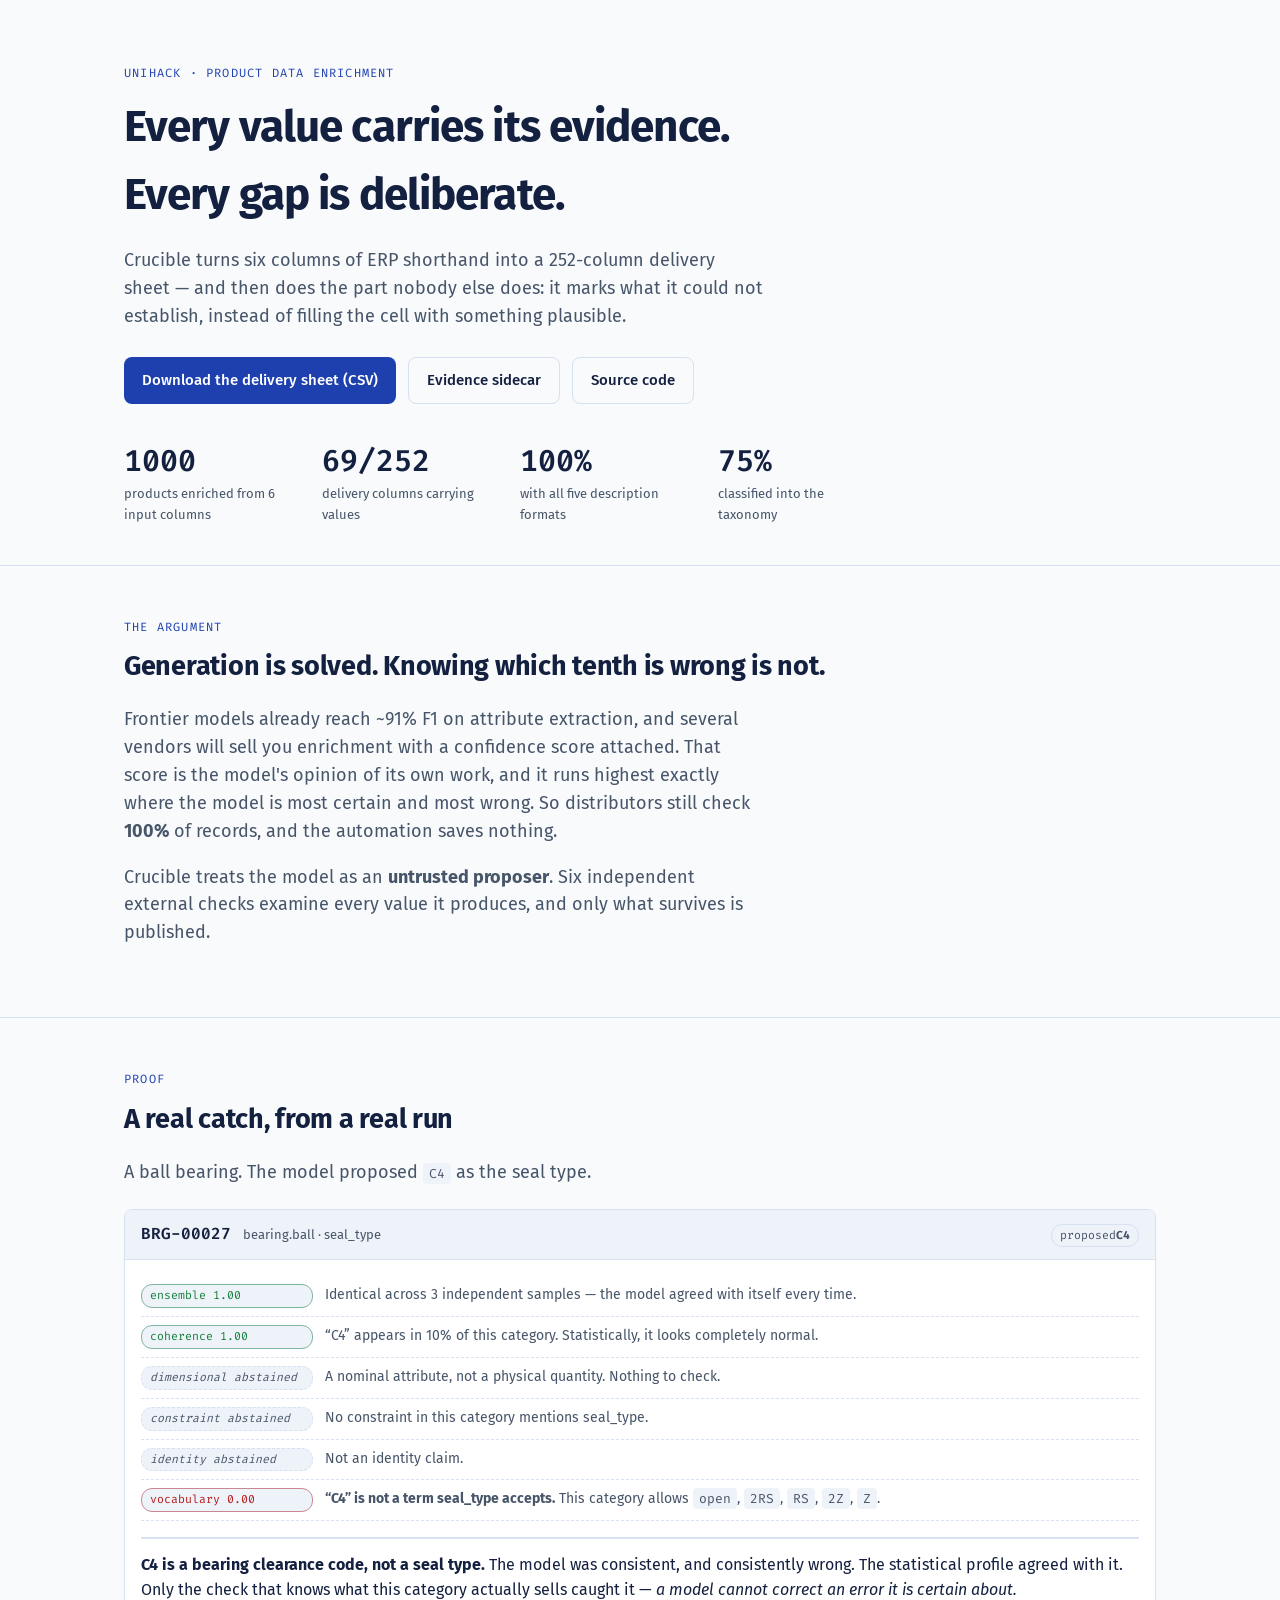
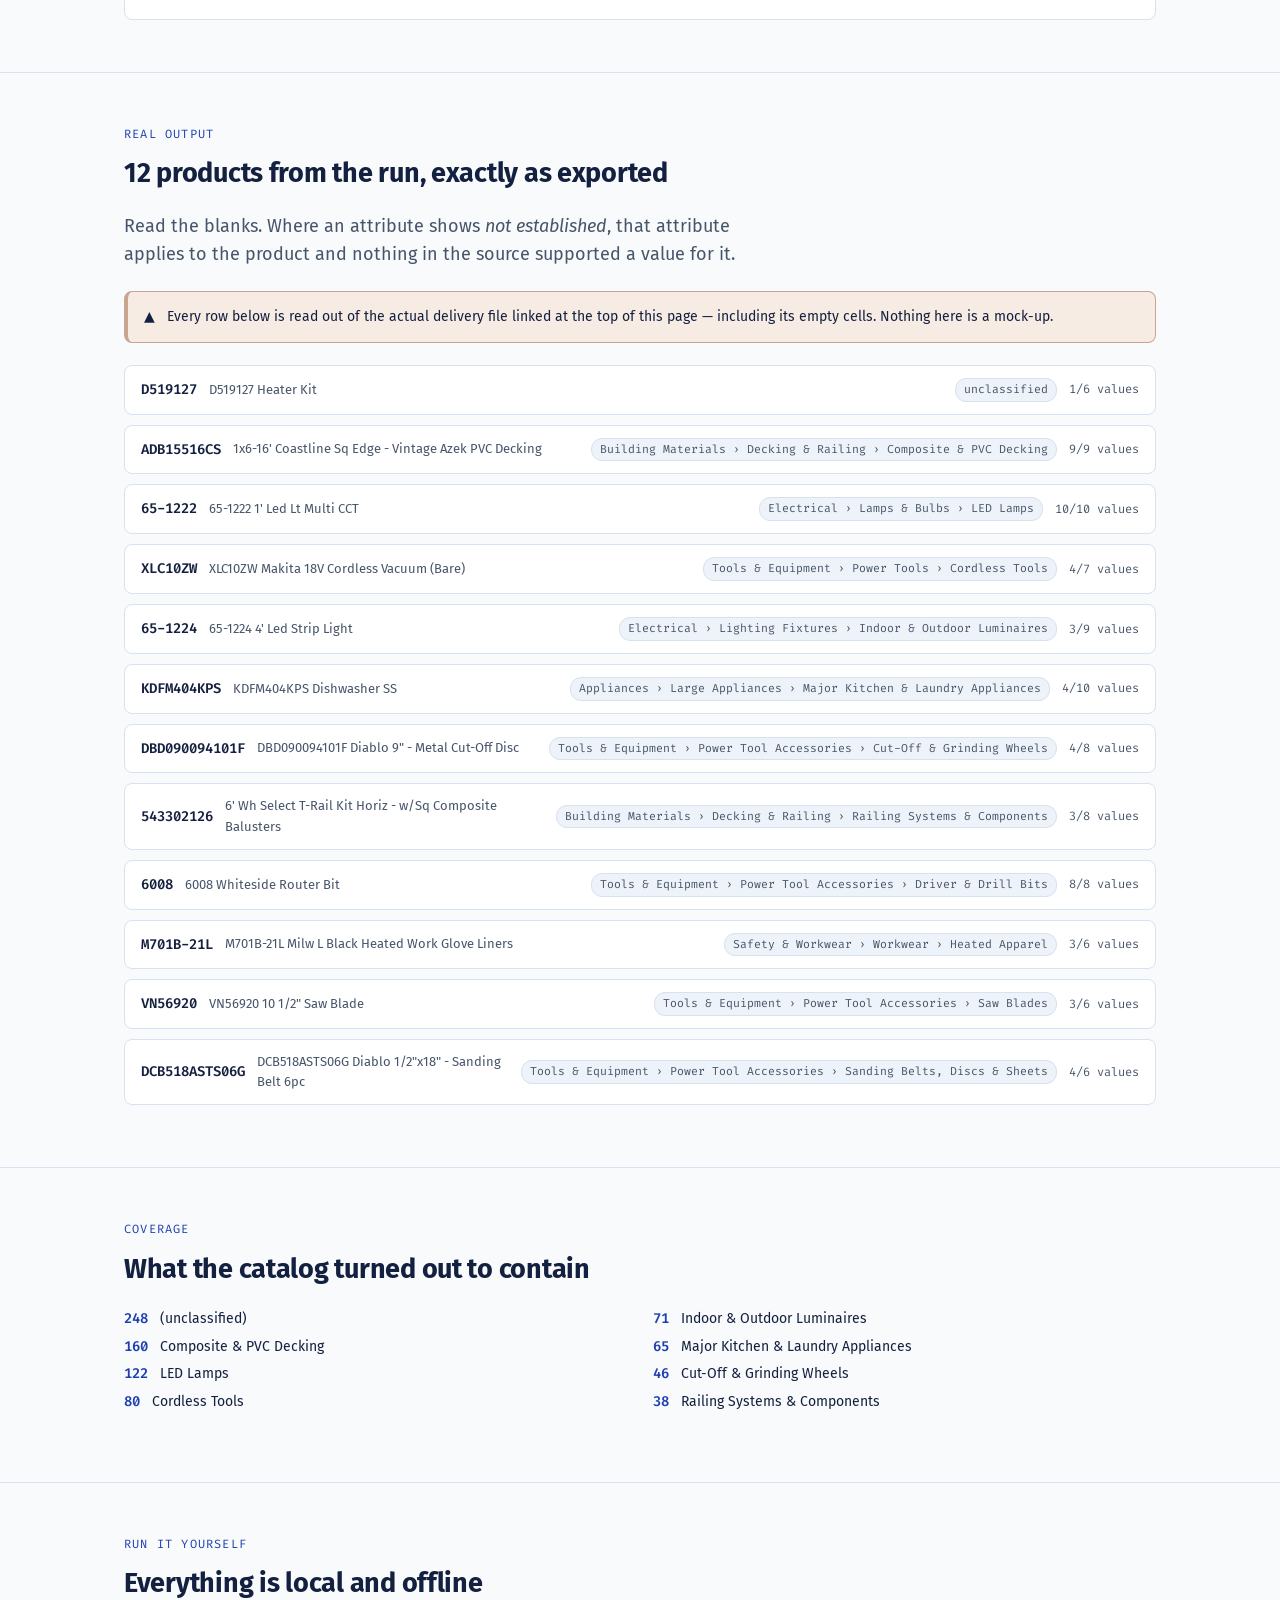
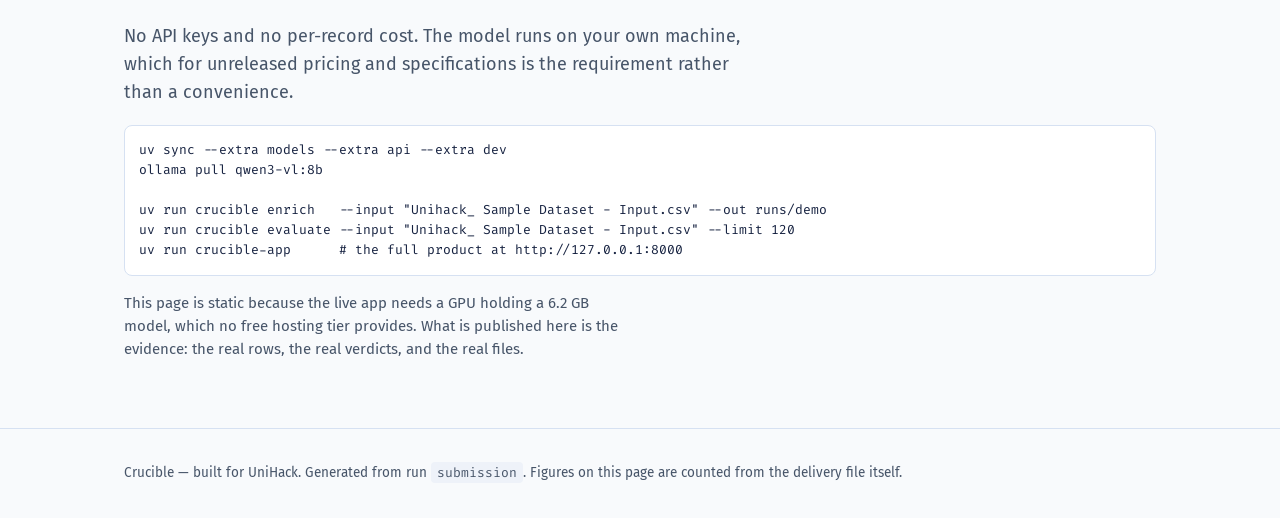
<file: docs/index.html>
<!doctype html>
<html lang="en">
<head>
<meta charset="utf-8" />
<meta name="viewport" content="width=device-width, initial-scale=1" />
<title>Crucible — certified product data</title>
<meta name="description" content="Six input columns to a 252-column delivery sheet, with evidence for every value and a stated reason for every gap." />
<link rel="preconnect" href="https://fonts.googleapis.com" />
<link rel="preconnect" href="https://fonts.gstatic.com" crossorigin />
<link href="https://fonts.googleapis.com/css2?family=Fira+Code:wght@400;500&family=Fira+Sans:wght@300;400;500;600;700&display=swap" rel="stylesheet" />
<style>
:root {
  --primary:#1e40af; --accent:#b45309; --bg:#f8fafc; --fg:#14203f; --card:#fff;
  --muted:#eef2f9; --muted-fg:#475569; --border:#d6e1f2; --ok:#15803d; --danger:#b91c1c;
  --sans:"Fira Sans",system-ui,sans-serif; --mono:"Fira Code",ui-monospace,monospace;
}
@media (prefers-color-scheme:dark) {
  :root { --primary:#60a5fa; --accent:#fbbf24; --bg:#0b1220; --fg:#e8eefc; --card:#131c31;
    --muted:#1a2438; --muted-fg:#9fb0cc; --border:#26334f; --ok:#4ade80; --danger:#f87171; }
}
*{box-sizing:border-box}
body{margin:0;background:var(--bg);color:var(--fg);font-family:var(--sans);line-height:1.55;-webkit-font-smoothing:antialiased}
.wrap{max-width:1080px;margin:0 auto;padding:0 24px}
h1{font-size:clamp(30px,5vw,44px);letter-spacing:-.02em;margin:0;text-wrap:balance}
h2{font-size:clamp(20px,3vw,27px);margin:0 0 12px;letter-spacing:-.01em}
.eyebrow{font-family:var(--mono);font-size:12px;letter-spacing:.1em;text-transform:uppercase;color:var(--primary);margin:0 0 10px}
.lede{font-size:18px;color:var(--muted-fg);max-width:64ch}
.mono{font-family:var(--mono)}
header{padding:64px 0 40px;border-bottom:1px solid var(--border)}
section{padding:52px 0;border-bottom:1px solid var(--border)}
.cta{display:flex;gap:12px;flex-wrap:wrap;margin-top:26px}
.btn{display:inline-flex;align-items:center;gap:8px;background:var(--primary);color:#fff;
  text-decoration:none;padding:11px 18px;border-radius:8px;font-weight:500;font-size:15px;min-height:44px}
.btn.ghost{background:transparent;color:var(--fg);border:1px solid var(--border)}
.figs{display:flex;gap:44px;flex-wrap:wrap;margin-top:34px}
.fig .n{font-family:var(--mono);font-size:30px;font-weight:600}
.fig .k{font-size:13px;color:var(--muted-fg);max-width:22ch}
.banner{display:flex;gap:12px;background:color-mix(in srgb,var(--accent) 11%,var(--card));
  border:1px solid color-mix(in srgb,var(--accent) 42%,var(--border));border-left-width:4px;
  padding:14px 16px;border-radius:8px;font-size:14px;margin:22px 0}
.proof{background:var(--card);border:1px solid var(--border);border-radius:8px;overflow:hidden}
.proof .h{padding:12px 16px;background:var(--muted);border-bottom:1px solid var(--border);
  display:flex;gap:12px;align-items:baseline;flex-wrap:wrap}
.proof .b{padding:16px}
.sig{display:grid;grid-template-columns:172px 1fr;gap:12px;padding:8px 0;
  border-bottom:1px dashed var(--border);font-size:14px;align-items:start}
.sig:last-child{border-bottom:0}
.sig .why{color:var(--muted-fg)}
.tag{display:inline-flex;font-family:var(--mono);font-size:11.5px;padding:2px 8px;border-radius:11px;
  border:1px solid var(--border);background:var(--muted);color:var(--muted-fg);white-space:nowrap}
.tag.pass{color:var(--ok);border-color:color-mix(in srgb,var(--ok) 45%,var(--border))}
.tag.fail{color:var(--danger);border-color:color-mix(in srgb,var(--danger) 45%,var(--border))}
.tag.abstain{border-style:dashed;font-style:italic}
.card{border:1px solid var(--border);border-radius:8px;background:var(--card);margin-bottom:10px}
.card summary{padding:12px 16px;cursor:pointer;display:flex;gap:12px;align-items:center;flex-wrap:wrap;list-style:none}
.card summary::-webkit-details-marker{display:none}
.card summary:hover{background:var(--muted)}
.card .sku{font-family:var(--mono);font-weight:600;font-size:14px}
.card .src{color:var(--muted-fg);font-size:13px;flex:1 1 240px}
.card .count{font-family:var(--mono);font-size:12px;color:var(--muted-fg)}
.card .body{padding:0 16px 16px}
.descs{margin-bottom:14px}
.desc{display:grid;grid-template-columns:74px 1fr 58px;gap:10px;padding:5px 0;font-size:13px;border-bottom:1px solid var(--border)}
.desc .k{color:var(--muted-fg);font-size:12px}
.desc .len{font-family:var(--mono);font-size:11px;color:var(--muted-fg);text-align:right}
table{width:100%;border-collapse:collapse;font-size:13px}
th,td{text-align:left;padding:6px 10px;border-bottom:1px solid var(--border)}
th{font-size:11px;text-transform:uppercase;letter-spacing:.05em;color:var(--muted-fg)}
.empty{color:var(--muted-fg);font-style:italic}
.empty::before{content:"— ";font-style:normal}
ul.classes{list-style:none;padding:0;columns:2;gap:26px;font-size:14px}
ul.classes li{padding:3px 0}
ul.classes .n{font-family:var(--mono);color:var(--primary);font-weight:600;margin-right:8px}
footer{padding:34px 0;color:var(--muted-fg);font-size:13.5px}
code{font-family:var(--mono);font-size:13px;background:var(--muted);padding:2px 6px;border-radius:4px}
pre{background:var(--card);border:1px solid var(--border);border-radius:8px;padding:14px;overflow-x:auto;font-family:var(--mono);font-size:13px}
@media (max-width:700px){ul.classes{columns:1} .sig{grid-template-columns:1fr}}
</style>
</head>
<body>

<header>
  <div class="wrap">
    <p class="eyebrow">UniHack · product data enrichment</p>
    <h1>Every value carries its evidence.<br />Every gap is deliberate.</h1>
    <p class="lede">
      Crucible turns six columns of ERP shorthand into a 252-column delivery sheet — and then
      does the part nobody else does: it marks what it could not establish, instead of filling
      the cell with something plausible.
    </p>
    <div class="cta">
      <a class="btn" href="delivery.csv" download>Download the delivery sheet (CSV)</a>
      <a class="btn ghost" href="evidence.csv" download>Evidence sidecar</a>
      <a class="btn ghost" href="https://github.com/Vishalk1604/CRUCIBLE">Source code</a>
    </div>
    <div class="figs">
      <div class="fig"><div class="n">1000</div><div class="k">products enriched from 6 input columns</div></div>
      <div class="fig"><div class="n">69/252</div><div class="k">delivery columns carrying values</div></div>
      <div class="fig"><div class="n">100%</div><div class="k">with all five description formats</div></div>
      <div class="fig"><div class="n">75%</div><div class="k">classified into the taxonomy</div></div>
    </div>
  </div>
</header>

<section>
  <div class="wrap">
    <p class="eyebrow">The argument</p>
    <h2>Generation is solved. Knowing which tenth is wrong is not.</h2>
    <p class="lede">
      Frontier models already reach ~91% F1 on attribute extraction, and several vendors will
      sell you enrichment with a confidence score attached. That score is the model's opinion of
      its own work, and it runs highest exactly where the model is most certain and most wrong.
      So distributors still check <strong>100%</strong> of records, and the automation saves nothing.
    </p>
    <p class="lede" style="margin-top:14px">
      Crucible treats the model as an <strong>untrusted proposer</strong>. Six independent external
      checks examine every value it produces, and only what survives is published.
    </p>
  </div>
</section>

<section>
  <div class="wrap">
    <p class="eyebrow">Proof</p>
    <h2>A real catch, from a real run</h2>
    <p class="lede">A ball bearing. The model proposed <code>C4</code> as the seal type.</p>
    <div class="proof" style="margin-top:22px">
      <div class="h"><span class="mono" style="font-weight:600">BRG-00027</span>
        <span style="color:var(--muted-fg);font-size:13px">bearing.ball · seal_type</span>
        <span style="flex:1"></span><span class="tag">proposed <strong>C4</strong></span></div>
      <div class="b">
        <div class="sig"><span class="tag pass">ensemble 1.00</span><span class="why">Identical across 3 independent samples — the model agreed with itself every time.</span></div>
        <div class="sig"><span class="tag pass">coherence 1.00</span><span class="why">“C4” appears in 10% of this category. Statistically, it looks completely normal.</span></div>
        <div class="sig"><span class="tag abstain">dimensional abstained</span><span class="why">A nominal attribute, not a physical quantity. Nothing to check.</span></div>
        <div class="sig"><span class="tag abstain">constraint abstained</span><span class="why">No constraint in this category mentions seal_type.</span></div>
        <div class="sig"><span class="tag abstain">identity abstained</span><span class="why">Not an identity claim.</span></div>
        <div class="sig"><span class="tag fail">vocabulary 0.00</span><span class="why"><strong>“C4” is not a term seal_type accepts.</strong> This category allows <code>open</code>, <code>2RS</code>, <code>RS</code>, <code>2Z</code>, <code>Z</code>.</span></div>
        <p style="margin:16px 0 0;padding-top:14px;border-top:2px solid var(--border)">
          <strong>C4 is a bearing clearance code, not a seal type.</strong> The model was consistent,
          and consistently wrong. The statistical profile agreed with it. Only the check that knows
          what this category actually sells caught it — <em>a model cannot correct an error it is
          certain about.</em>
        </p>
      </div>
    </div>
  </div>
</section>

<section>
  <div class="wrap">
    <p class="eyebrow">Real output</p>
    <h2>12 products from the run, exactly as exported</h2>
    <p class="lede">
      Read the blanks. Where an attribute shows <em>not established</em>, that attribute applies
      to the product and nothing in the source supported a value for it.
    </p>
    <div class="banner">
      <span aria-hidden="true">▲</span>
      <div>Every row below is read out of the actual delivery file linked at the top of this
      page — including its empty cells. Nothing here is a mock-up.</div>
    </div>
    <details class="card">
  <summary>
    <span class="sku">D519127</span>
    <span class="src">D519127 Heater Kit</span>
    <span class="tag">unclassified</span>
    <span class="count">1/6 values</span>
  </summary>
  <div class="body">
    <div class="descs"><div class="desc"><span class="k">Invoice</span><span class="v">HEATER KIT</span><span class="len">10 ch</span></div><div class="desc"><span class="k">Mobile</span><span class="v">V &amp; V Appliance Parts Inc, Heater Kit, D519127</span><span class="len">46 ch</span></div><div class="desc"><span class="k">Short</span><span class="v">D519127 Heater Kit</span><span class="len">18 ch</span></div><div class="desc"><span class="k">Retail</span><span class="v">Heater Kit</span><span class="len">10 ch</span></div></div>
    <table><thead><tr><th>Attribute</th><th>Value</th><th>Unit</th></tr></thead>
    <tbody><tr><td>Product Name</td><td class="mono">Heater Kit</td><td class="mono"></td></tr><tr><td>Brand</td><td class="empty" colspan="2">not established</td></tr><tr><td>Material</td><td class="empty" colspan="2">not established</td></tr><tr><td>Color</td><td class="empty" colspan="2">not established</td></tr><tr><td>Size</td><td class="empty" colspan="2">not established</td></tr><tr><td>Quantity</td><td class="empty" colspan="2">not established</td></tr></tbody></table>
  </div>
</details>
<details class="card">
  <summary>
    <span class="sku">ADB15516CS</span>
    <span class="src">1x6-16&#x27; Coastline Sq Edge - Vintage Azek PVC Decking</span>
    <span class="tag">Building Materials › Decking &amp; Railing › Composite &amp; PVC Decking</span>
    <span class="count">9/9 values</span>
  </summary>
  <div class="body">
    <div class="descs"><div class="desc"><span class="k">Invoice</span><span class="v">COMPOSITE DECKING 1IN 6IN 16FT PVC AZEK</span><span class="len">39 ch</span></div><div class="desc"><span class="k">Mobile</span><span class="v">Parksite TIMBERTECH, Composite Decking, ADB15516CS, 1 in Nominal Thickness</span><span class="len">74 ch</span></div><div class="desc"><span class="k">Short</span><span class="v">TIMBERTECH ADB15516CS Composite Decking, 1 in Nominal Thickness, 6 in Nominal Width, 16 ft Length, PVC</span><span class="len">102 ch</span></div><div class="desc"><span class="k">Retail</span><span class="v">Composite Decking, 1 in Nominal Thickness, 6 in Nominal Width, 16 ft Length, PVC, square edge Edge Profile, Vintage</span><span class="len">115 ch</span></div></div>
    <table><thead><tr><th>Attribute</th><th>Value</th><th>Unit</th></tr></thead>
    <tbody><tr><td>Nominal Thickness</td><td class="mono">1</td><td class="mono">in</td></tr><tr><td>Nominal Width</td><td class="mono">6</td><td class="mono">in</td></tr><tr><td>Length</td><td class="mono">16</td><td class="mono">ft</td></tr><tr><td>Material</td><td class="mono">PVC</td><td class="mono"></td></tr><tr><td>Edge Profile</td><td class="mono">square edge</td><td class="mono"></td></tr><tr><td>Color</td><td class="mono">Vintage</td><td class="mono"></td></tr><tr><td>Collection</td><td class="mono">Coastline</td><td class="mono"></td></tr><tr><td>Board Type</td><td class="mono">Azek</td><td class="mono"></td></tr><tr><td>Surface</td><td class="mono">Vintage</td><td class="mono"></td></tr></tbody></table>
  </div>
</details>
<details class="card">
  <summary>
    <span class="sku">65-1222</span>
    <span class="src">65-1222 1&#x27; Led Lt Multi CCT</span>
    <span class="tag">Electrical › Lamps &amp; Bulbs › LED Lamps</span>
    <span class="count">10/10 values</span>
  </summary>
  <div class="body">
    <div class="descs"><div class="desc"><span class="k">Invoice</span><span class="v">LED LAMP 65W 1222K 1FT LED LT MULTI CCT</span><span class="len">39 ch</span></div><div class="desc"><span class="k">Mobile</span><span class="v">Satco Prod Inc, LED Lamp, 65-1222, 65 W Wattage, 1222 K Color Temperature</span><span class="len">73 ch</span></div><div class="desc"><span class="k">Short</span><span class="v">65-1222 LED Lamp, 65 W Wattage, 1222 K Color Temperature, 1 ft Bulb Shape, Led Lt Base Type, Multi Light Output</span><span class="len">111 ch</span></div><div class="desc"><span class="k">Retail</span><span class="v">LED Lamp, 65 W Wattage, 1222 K Color Temperature, 1 ft Bulb Shape, Led Lt Base Type, Multi Light Output</span><span class="len">103 ch</span></div></div>
    <table><thead><tr><th>Attribute</th><th>Value</th><th>Unit</th></tr></thead>
    <tbody><tr><td>Wattage</td><td class="mono">65</td><td class="mono">W</td></tr><tr><td>Color Temperature</td><td class="mono">1222</td><td class="mono">K</td></tr><tr><td>Bulb Shape</td><td class="mono">1</td><td class="mono">ft</td></tr><tr><td>Base Type</td><td class="mono">Led Lt</td><td class="mono"></td></tr><tr><td>Light Output</td><td class="mono">Multi</td><td class="mono"></td></tr><tr><td>Voltage Rating</td><td class="mono">CCT</td><td class="mono"></td></tr><tr><td>Dimmable</td><td class="mono">Multi</td><td class="mono"></td></tr><tr><td>Color Rendering Index</td><td class="mono">CCT</td><td class="mono"></td></tr><tr><td>Rated Life</td><td class="mono">CCT</td><td class="mono"></td></tr><tr><td>Quantity</td><td class="mono">CCT</td><td class="mono"></td></tr></tbody></table>
  </div>
</details>
<details class="card">
  <summary>
    <span class="sku">XLC10ZW</span>
    <span class="src">XLC10ZW Makita 18V Cordless Vacuum (Bare)</span>
    <span class="tag">Tools &amp; Equipment › Power Tools › Cordless Tools</span>
    <span class="count">4/7 values</span>
  </summary>
  <div class="body">
    <div class="descs"><div class="desc"><span class="k">Invoice</span><span class="v">VACUUM 18V 18V LXT</span><span class="len">18 ch</span></div><div class="desc"><span class="k">Mobile</span><span class="v">Makita Usa Inc, Vacuum, XLC10ZW, 18 V Voltage, 18V LXT Battery Platform</span><span class="len">71 ch</span></div><div class="desc"><span class="k">Short</span><span class="v">XLC10ZW Vacuum, 18 V Voltage, 18V LXT Battery Platform, bare tool Configuration</span><span class="len">79 ch</span></div><div class="desc"><span class="k">Retail</span><span class="v">Vacuum, 18 V Voltage, 18V LXT Battery Platform, bare tool Configuration</span><span class="len">71 ch</span></div></div>
    <table><thead><tr><th>Attribute</th><th>Value</th><th>Unit</th></tr></thead>
    <tbody><tr><td>Tool Type</td><td class="mono">vacuum</td><td class="mono"></td></tr><tr><td>Voltage</td><td class="mono">18</td><td class="mono">V</td></tr><tr><td>Battery Platform</td><td class="mono">18V LXT</td><td class="mono"></td></tr><tr><td>Configuration</td><td class="mono">bare tool</td><td class="mono"></td></tr><tr><td>Drive Size</td><td class="empty" colspan="2">not established</td></tr><tr><td>No Load Speed</td><td class="empty" colspan="2">not established</td></tr><tr><td>Motor Type</td><td class="empty" colspan="2">not established</td></tr></tbody></table>
  </div>
</details>
<details class="card">
  <summary>
    <span class="sku">65-1224</span>
    <span class="src">65-1224 4&#x27; Led Strip Light</span>
    <span class="tag">Electrical › Lighting Fixtures › Indoor &amp; Outdoor Luminaires</span>
    <span class="count">3/9 values</span>
  </summary>
  <div class="body">
    <div class="descs"><div class="desc"><span class="k">Invoice</span><span class="v">LED STRIP 4FT</span><span class="len">13 ch</span></div><div class="desc"><span class="k">Mobile</span><span class="v">Satco, Led Strip, 65-1224, 4 ft Length, Strip Light Mounting Type</span><span class="len">65 ch</span></div><div class="desc"><span class="k">Short</span><span class="v">Satco 65-1224 Led Strip, 4 ft Length, Strip Light Mounting Type</span><span class="len">63 ch</span></div><div class="desc"><span class="k">Retail</span><span class="v">Led Strip, 4 ft Length, Strip Light Mounting Type</span><span class="len">49 ch</span></div></div>
    <table><thead><tr><th>Attribute</th><th>Value</th><th>Unit</th></tr></thead>
    <tbody><tr><td>Product Name</td><td class="mono">Led Strip</td><td class="mono"></td></tr><tr><td>Wattage</td><td class="empty" colspan="2">not established</td></tr><tr><td>Color Temperature</td><td class="empty" colspan="2">not established</td></tr><tr><td>Light Output</td><td class="empty" colspan="2">not established</td></tr><tr><td>Length</td><td class="mono">4</td><td class="mono">ft</td></tr><tr><td>Mounting Type</td><td class="mono">Strip Light</td><td class="mono"></td></tr><tr><td>Finish</td><td class="empty" colspan="2">not established</td></tr><tr><td>Location Rating</td><td class="empty" colspan="2">not established</td></tr><tr><td>Voltage Rating</td><td class="empty" colspan="2">not established</td></tr></tbody></table>
  </div>
</details>
<details class="card">
  <summary>
    <span class="sku">KDFM404KPS</span>
    <span class="src">KDFM404KPS Dishwasher SS</span>
    <span class="tag">Appliances › Large Appliances › Major Kitchen &amp; Laundry Appliances</span>
    <span class="count">4/10 values</span>
  </summary>
  <div class="body">
    <div class="descs"><div class="desc"><span class="k">Invoice</span><span class="v">DISHWASHER 404CF SST</span><span class="len">20 ch</span></div><div class="desc"><span class="k">Mobile</span><span class="v">Appliance Dealers Cooperative, Dishwasher, KPS, KDFM404KPS, 404 CF Capacity</span><span class="len">75 ch</span></div><div class="desc"><span class="k">Short</span><span class="v">KPS KDFM404KPS Dishwasher, 404 CF Capacity, stainless steel</span><span class="len">59 ch</span></div><div class="desc"><span class="k">Retail</span><span class="v">KPS Dishwasher, 404 CF Capacity, stainless steel</span><span class="len">48 ch</span></div></div>
    <table><thead><tr><th>Attribute</th><th>Value</th><th>Unit</th></tr></thead>
    <tbody><tr><td>Product Name</td><td class="mono">dishwasher</td><td class="mono"></td></tr><tr><td>Series</td><td class="mono">KPS</td><td class="mono"></td></tr><tr><td>Capacity</td><td class="mono">404</td><td class="mono">CF</td></tr><tr><td>Voltage Rating</td><td class="empty" colspan="2">not established</td></tr><tr><td>Amperage Rating</td><td class="empty" colspan="2">not established</td></tr><tr><td>Width</td><td class="empty" colspan="2">not established</td></tr><tr><td>Mounting Type</td><td class="empty" colspan="2">not established</td></tr><tr><td>Fuel Type</td><td class="empty" colspan="2">not established</td></tr><tr><td>Sound Level</td><td class="empty" colspan="2">not established</td></tr><tr><td>Color</td><td class="mono">stainless steel</td><td class="mono"></td></tr></tbody></table>
  </div>
</details>
<details class="card">
  <summary>
    <span class="sku">DBD090094101F</span>
    <span class="src">DBD090094101F Diablo 9&quot; - Metal Cut-Off Disc</span>
    <span class="tag">Tools &amp; Equipment › Power Tool Accessories › Cut-Off &amp; Grinding Wheels</span>
    <span class="count">4/8 values</span>
  </summary>
  <div class="body">
    <div class="descs"><div class="desc"><span class="k">Invoice</span><span class="v">CUT-OFF WHEEL 9IN METAL CUT-OFF 1</span><span class="len">33 ch</span></div><div class="desc"><span class="k">Mobile</span><span class="v">Freud Inc, Cut-Off Wheel, DBD090094101F, 9 in Diameter, metal Application</span><span class="len">73 ch</span></div><div class="desc"><span class="k">Short</span><span class="v">DBD090094101F Cut-Off Wheel, 9 in Diameter, metal Application, cut-off Wheel Type, 1 Quantity</span><span class="len">93 ch</span></div><div class="desc"><span class="k">Retail</span><span class="v">Cut-Off Wheel, 9 in Diameter, metal Application, cut-off Wheel Type, 1 Quantity</span><span class="len">79 ch</span></div></div>
    <table><thead><tr><th>Attribute</th><th>Value</th><th>Unit</th></tr></thead>
    <tbody><tr><td>Diameter</td><td class="mono">9</td><td class="mono">in</td></tr><tr><td>Thickness</td><td class="empty" colspan="2">not established</td></tr><tr><td>Arbor Size</td><td class="empty" colspan="2">not established</td></tr><tr><td>Application</td><td class="mono">metal</td><td class="mono"></td></tr><tr><td>Wheel Type</td><td class="mono">cut-off</td><td class="mono"></td></tr><tr><td>Abrasive</td><td class="empty" colspan="2">not established</td></tr><tr><td>Maximum Speed</td><td class="empty" colspan="2">not established</td></tr><tr><td>Quantity</td><td class="mono">1</td><td class="mono"></td></tr></tbody></table>
  </div>
</details>
<details class="card">
  <summary>
    <span class="sku">543302126</span>
    <span class="src">6&#x27; Wh Select T-Rail Kit Horiz - w/Sq Composite Balusters</span>
    <span class="tag">Building Materials › Decking &amp; Railing › Railing Systems &amp; Components</span>
    <span class="count">3/8 values</span>
  </summary>
  <div class="body">
    <div class="descs"><div class="desc"><span class="k">Invoice</span><span class="v">T-RAIL COMP KIT</span><span class="len">15 ch</span></div><div class="desc"><span class="k">Mobile</span><span class="v">U S Lumber TREX, T-Rail, 543302126, composite, kit Assembly</span><span class="len">59 ch</span></div><div class="desc"><span class="k">Short</span><span class="v">TREX 543302126 T-Rail, composite, kit Assembly</span><span class="len">46 ch</span></div><div class="desc"><span class="k">Retail</span><span class="v">T-Rail, composite, kit Assembly</span><span class="len">31 ch</span></div></div>
    <table><thead><tr><th>Attribute</th><th>Value</th><th>Unit</th></tr></thead>
    <tbody><tr><td>Product Name</td><td class="mono">T-Rail</td><td class="mono"></td></tr><tr><td>Length</td><td class="empty" colspan="2">not established</td></tr><tr><td>Height</td><td class="empty" colspan="2">not established</td></tr><tr><td>Material</td><td class="mono">composite</td><td class="mono"></td></tr><tr><td>Baluster Style</td><td class="empty" colspan="2">not established</td></tr><tr><td>Orientation</td><td class="empty" colspan="2">not established</td></tr><tr><td>Color</td><td class="empty" colspan="2">not established</td></tr><tr><td>Assembly</td><td class="mono">kit</td><td class="mono"></td></tr></tbody></table>
  </div>
</details>
<details class="card">
  <summary>
    <span class="sku">6008</span>
    <span class="src">6008 Whiteside Router Bit</span>
    <span class="tag">Tools &amp; Equipment › Power Tool Accessories › Driver &amp; Drill Bits</span>
    <span class="count">8/8 values</span>
  </summary>
  <div class="body">
    <div class="descs"><div class="desc"><span class="k">Invoice</span><span class="v">ROUTER BIT 6008 6008 6008IN 6008IN 6008</span><span class="len">39 ch</span></div><div class="desc"><span class="k">Mobile</span><span class="v">Whiteside Machine &amp; Repair Co, Router Bit, 6008, 6008 Drive Type</span><span class="len">64 ch</span></div><div class="desc"><span class="k">Short</span><span class="v">6008 Router Bit, 6008 Drive Type, 6008 Drive Size, 6008 in Length, 6008 in Shank Size, Whiteside, 6008 Impact Rated</span><span class="len">115 ch</span></div><div class="desc"><span class="k">Retail</span><span class="v">Router Bit, 6008 Drive Type, 6008 Drive Size, 6008 in Length, 6008 in Shank Size, Whiteside, 6008 Impact Rated</span><span class="len">110 ch</span></div></div>
    <table><thead><tr><th>Attribute</th><th>Value</th><th>Unit</th></tr></thead>
    <tbody><tr><td>Product Name</td><td class="mono">Router Bit</td><td class="mono"></td></tr><tr><td>Drive Type</td><td class="mono">6008</td><td class="mono"></td></tr><tr><td>Drive Size</td><td class="mono">6008</td><td class="mono"></td></tr><tr><td>Length</td><td class="mono">6008</td><td class="mono">in</td></tr><tr><td>Shank Size</td><td class="mono">6008</td><td class="mono">in</td></tr><tr><td>Material</td><td class="mono">Whiteside</td><td class="mono"></td></tr><tr><td>Impact Rated</td><td class="mono">6008</td><td class="mono"></td></tr><tr><td>Quantity</td><td class="mono">6008</td><td class="mono"></td></tr></tbody></table>
  </div>
</details>
<details class="card">
  <summary>
    <span class="sku">M701B-21L</span>
    <span class="src">M701B-21L Milw L Black Heated Work Glove Liners</span>
    <span class="tag">Safety &amp; Workwear › Workwear › Heated Apparel</span>
    <span class="count">3/6 values</span>
  </summary>
  <div class="body">
    <div class="descs"><div class="desc"><span class="k">Invoice</span><span class="v">HEATED WORK GLOVE LINERS BLK</span><span class="len">28 ch</span></div><div class="desc"><span class="k">Mobile</span><span class="v">Milwaukee Accessory Milw, Heated Work Glove Liners, M701B-21L</span><span class="len">61 ch</span></div><div class="desc"><span class="k">Short</span><span class="v">Milw M701B-21L Heated Work Glove Liners, Black</span><span class="len">46 ch</span></div><div class="desc"><span class="k">Retail</span><span class="v">Heated Work Glove Liners, Black</span><span class="len">31 ch</span></div></div>
    <table><thead><tr><th>Attribute</th><th>Value</th><th>Unit</th></tr></thead>
    <tbody><tr><td>Product Name</td><td class="mono">Heated Work Glove Liners</td><td class="mono"></td></tr><tr><td>Brand</td><td class="mono">Milw</td><td class="mono"></td></tr><tr><td>Material</td><td class="empty" colspan="2">not established</td></tr><tr><td>Color</td><td class="mono">Black</td><td class="mono"></td></tr><tr><td>Size</td><td class="empty" colspan="2">not established</td></tr><tr><td>Quantity</td><td class="empty" colspan="2">not established</td></tr></tbody></table>
  </div>
</details>
<details class="card">
  <summary>
    <span class="sku">VN56920</span>
    <span class="src">VN56920 10 1/2&quot; Saw Blade</span>
    <span class="tag">Tools &amp; Equipment › Power Tool Accessories › Saw Blades</span>
    <span class="count">3/6 values</span>
  </summary>
  <div class="body">
    <div class="descs"><div class="desc"><span class="k">Invoice</span><span class="v">SAW BLADE 10 1/2IN</span><span class="len">18 ch</span></div><div class="desc"><span class="k">Mobile</span><span class="v">Marshalltown Trowel VN56920, Saw Blade, VN56920, 10 1/2 in</span><span class="len">58 ch</span></div><div class="desc"><span class="k">Short</span><span class="v">VN56920 VN56920 Saw Blade, 10 1/2 in</span><span class="len">36 ch</span></div><div class="desc"><span class="k">Retail</span><span class="v">Saw Blade, 10 1/2 in</span><span class="len">20 ch</span></div></div>
    <table><thead><tr><th>Attribute</th><th>Value</th><th>Unit</th></tr></thead>
    <tbody><tr><td>Product Name</td><td class="mono">Saw Blade</td><td class="mono"></td></tr><tr><td>Brand</td><td class="mono">VN56920</td><td class="mono"></td></tr><tr><td>Material</td><td class="empty" colspan="2">not established</td></tr><tr><td>Color</td><td class="empty" colspan="2">not established</td></tr><tr><td>Size</td><td class="mono">10 1/2</td><td class="mono">in</td></tr><tr><td>Quantity</td><td class="empty" colspan="2">not established</td></tr></tbody></table>
  </div>
</details>
<details class="card">
  <summary>
    <span class="sku">DCB518ASTS06G</span>
    <span class="src">DCB518ASTS06G Diablo 1/2&quot;x18&quot; - Sanding Belt 6pc</span>
    <span class="tag">Tools &amp; Equipment › Power Tool Accessories › Sanding Belts, Discs &amp; Sheets</span>
    <span class="count">4/6 values</span>
  </summary>
  <div class="body">
    <div class="descs"><div class="desc"><span class="k">Invoice</span><span class="v">SANDING BELT 1/2&quot;X18&quot; 6PC</span><span class="len">25 ch</span></div><div class="desc"><span class="k">Mobile</span><span class="v">Freud Inc Diablo, Sanding Belt, DCB518ASTS06G, 1/2&quot;x18&quot;, 6pc Quantity</span><span class="len">69 ch</span></div><div class="desc"><span class="k">Short</span><span class="v">Diablo DCB518ASTS06G Sanding Belt, 1/2&quot;x18&quot;, 6pc Quantity</span><span class="len">57 ch</span></div><div class="desc"><span class="k">Retail</span><span class="v">Sanding Belt, 1/2&quot;x18&quot;, 6pc Quantity</span><span class="len">36 ch</span></div></div>
    <table><thead><tr><th>Attribute</th><th>Value</th><th>Unit</th></tr></thead>
    <tbody><tr><td>Product Name</td><td class="mono">Sanding Belt</td><td class="mono"></td></tr><tr><td>Brand</td><td class="mono">Diablo</td><td class="mono"></td></tr><tr><td>Material</td><td class="empty" colspan="2">not established</td></tr><tr><td>Color</td><td class="empty" colspan="2">not established</td></tr><tr><td>Size</td><td class="mono">1/2&quot;x18&quot;</td><td class="mono"></td></tr><tr><td>Quantity</td><td class="mono">6pc</td><td class="mono"></td></tr></tbody></table>
  </div>
</details>
  </div>
</section>

<section>
  <div class="wrap">
    <p class="eyebrow">Coverage</p>
    <h2>What the catalog turned out to contain</h2>
    <ul class="classes"><li><span class="n">248</span> (unclassified)</li><li><span class="n">160</span> Composite &amp; PVC Decking</li><li><span class="n">122</span> LED Lamps</li><li><span class="n">80</span> Cordless Tools</li><li><span class="n">71</span> Indoor &amp; Outdoor Luminaires</li><li><span class="n">65</span> Major Kitchen &amp; Laundry Appliances</li><li><span class="n">46</span> Cut-Off &amp; Grinding Wheels</li><li><span class="n">38</span> Railing Systems &amp; Components</li></ul>
  </div>
</section>

<section>
  <div class="wrap">
    <p class="eyebrow">Run it yourself</p>
    <h2>Everything is local and offline</h2>
    <p class="lede">
      No API keys and no per-record cost. The model runs on your own machine, which for
      unreleased pricing and specifications is the requirement rather than a convenience.
    </p>
<pre>uv sync --extra models --extra api --extra dev
ollama pull qwen3-vl:8b

uv run crucible enrich   --input "Unihack_ Sample Dataset - Input.csv" --out runs/demo
uv run crucible evaluate --input "Unihack_ Sample Dataset - Input.csv" --limit 120
uv run crucible-app      # the full product at http://127.0.0.1:8000</pre>
    <p class="lede" style="margin-top:16px;font-size:15px">
      This page is static because the live app needs a GPU holding a 6.2 GB model, which no free
      hosting tier provides. What is published here is the evidence: the real rows, the real
      verdicts, and the real files.
    </p>
  </div>
</section>

<footer>
  <div class="wrap">
    Crucible — built for UniHack. Generated from run <code>submission</code>.
    Figures on this page are counted from the delivery file itself.
  </div>
</footer>

</body>
</html>
</file>
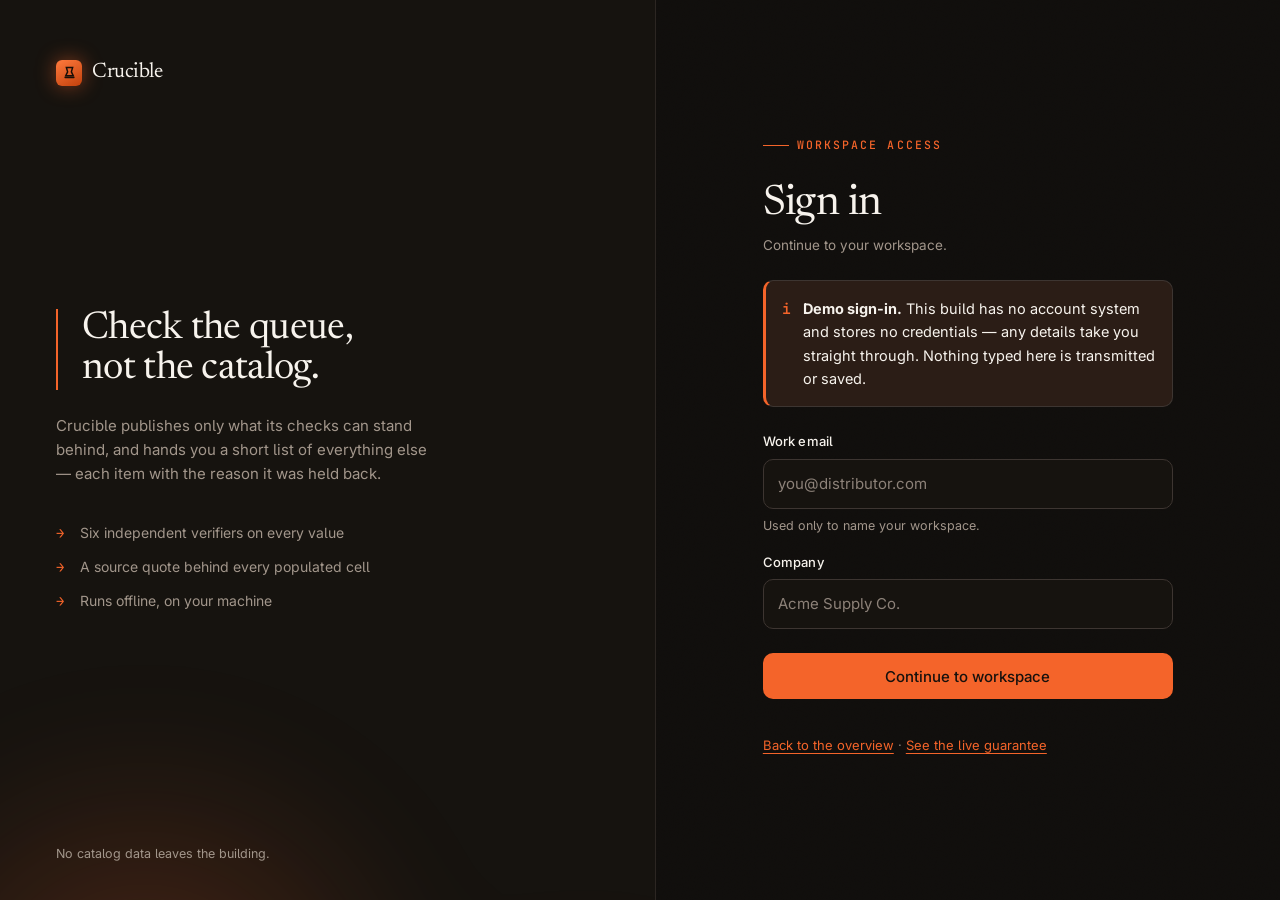
<file: docs/signin.html>
<!doctype html>
<html lang="en">
<head>
<meta charset="utf-8" />
<meta name="viewport" content="width=device-width, initial-scale=1" />
<title>Sign in — Crucible</title>
<link rel="preconnect" href="https://fonts.googleapis.com" />
<link rel="preconnect" href="https://fonts.gstatic.com" crossorigin />
<link href="https://fonts.googleapis.com/css2?family=Inter:wght@300;400;500;600&family=JetBrains+Mono:wght@400;500&family=Newsreader:ital,opsz,wght@0,6..72,300;0,6..72,400;1,6..72,300&display=swap" rel="stylesheet" />
<link rel="stylesheet" href="crucible.css" />
<style>
  .shell { min-height: 100dvh; display: grid; grid-template-columns: 1.05fr 1fr; }

  .aside {
    position: relative; overflow: hidden;
    background: var(--bg-raised); border-right: 1px solid var(--line);
    padding: var(--s7) var(--s7) var(--s6);
    display: flex; flex-direction: column; gap: var(--s5);
  }
  .aside .forge {
    position: absolute; inset: auto -20% -40% -20%; height: 90%; z-index: 0; pointer-events: none;
    background:
      radial-gradient(48% 52% at 30% 70%, color-mix(in srgb, var(--ember) 24%, transparent), transparent 70%),
      radial-gradient(40% 40% at 78% 88%, color-mix(in srgb, var(--amber) 15%, transparent), transparent 68%);
    filter: blur(52px);
  }
  .aside > * { position: relative; z-index: 1; }

  .pitch { border-left: 2px solid var(--primary); padding-left: var(--s5); max-width: 30ch; }
  .pitch h2 { font-size: clamp(28px, 3vw, 40px); }

  .ticks { list-style: none; margin: 0; padding: 0; font-size: 14px; color: var(--fg-dim); }
  .ticks li { position: relative; padding-left: 24px; margin-bottom: var(--s3); }
  .ticks li::before { content: "→"; position: absolute; left: 0; color: var(--primary); font-family: var(--mono); }

  .pane { display: grid; place-items: center; padding: var(--s6); }
  .form { width: min(410px, 100%); }

  label { display: block; font-size: 13px; font-weight: 500; margin-bottom: 7px; letter-spacing: .01em; }
  .field { margin-bottom: var(--s4); }
  .field input {
    width: 100%; font: inherit; font-size: 15px; color: var(--fg);
    padding: 12px 14px; min-height: 48px;
    background: var(--bg-raised);
    border: 1px solid var(--line-bright); border-radius: var(--r);
    transition: border-color .2s var(--ease), box-shadow .2s var(--ease), background .2s;
  }
  .field input::placeholder { color: var(--fg-faint); }
  .field input:hover { border-color: var(--fg-faint); }
  .field input:focus {
    outline: none; border-color: var(--primary); background: var(--surface);
    box-shadow: 0 0 0 4px color-mix(in srgb, var(--ember) 15%, transparent);
  }

  @media (max-width: 900px) { .shell { grid-template-columns: 1fr; } .aside { display: none; } }
</style>
</head>
<body>
<div class="shell">

  <aside class="aside">
    <div class="forge" aria-hidden="true"></div>

    <a class="logo" href="index.html">
      <span class="mark"><svg viewBox="0 0 24 24" fill="none" stroke-width="2.4" stroke-linecap="round"><path d="M5 20h14M7 4h10l-2 7 3 6H6l3-6z"/></svg></span>
      Crucible
    </a>

    <div class="grow"></div>

    <div class="pitch">
      <h2>Check the queue, not the catalog.</h2>
    </div>
    <p class="hint" style="max-width: 42ch; font-size: 15px; margin: 0">
      Crucible publishes only what its checks can stand behind, and hands you a short list
      of everything else — each item with the reason it was held back.
    </p>

    <ul class="ticks" style="margin-top: var(--s3)">
      <li>Six independent verifiers on every value</li>
      <li>A source quote behind every populated cell</li>
      <li>Runs offline, on your machine</li>
    </ul>

    <div class="grow"></div>

    <p class="hint" style="margin: 0; font-size: 12.5px">
      No catalog data leaves the building.
    </p>
  </aside>

  <main class="pane">
    <div class="form">
      <p class="eyebrow">Workspace access</p>
      <h1 style="font-size: clamp(30px, 4vw, 42px); margin-top: var(--s3)">Sign in</h1>
      <p class="hint" style="margin-top: var(--s2); margin-bottom: var(--s5)">
        Continue to your workspace.
      </p>

      <div class="banner info" style="margin-bottom: var(--s5)">
        <span class="ico" aria-hidden="true">i</span>
        <div>
          <strong>Demo sign-in.</strong> This build has no account system and stores no
          credentials — any details take you straight through. Nothing typed here is
          transmitted or saved.
        </div>
      </div>

      <form id="signin-form" novalidate>
        <div class="field">
          <label for="email">Work email</label>
          <input id="email" name="email" type="email" placeholder="you@distributor.com"
                 autocomplete="email" aria-describedby="email-hint" />
          <p class="hint" id="email-hint" style="margin: 7px 0 0; font-size: 12.5px">
            Used only to name your workspace.
          </p>
        </div>

        <div class="field">
          <label for="org">Company</label>
          <input id="org" name="org" type="text" placeholder="Acme Supply Co."
                 autocomplete="organization" />
        </div>

        <button class="btn" type="submit" style="width: 100%; margin-top: var(--s2)">
          Continue to workspace
        </button>
      </form>

      <p class="hint" style="margin-top: var(--s6); font-size: 13px">
        <a href="index.html">Back to the overview</a>
        <span style="color: var(--fg-faint)"> · </span>
        <a href="certify.html">See the live guarantee</a>
      </p>
    </div>
  </main>

</div>

<script>
  // No auth, by design. The workspace name lives in sessionStorage purely so the app can
  // greet the visitor; it is never sent anywhere and it dies with the tab.
  document.getElementById("signin-form").addEventListener("submit", (event) => {
    event.preventDefault();
    const email = document.getElementById("email").value.trim();
    const org = document.getElementById("org").value.trim();
    try {
      sessionStorage.setItem("crucible.workspace", org || "Your workspace");
      if (email) sessionStorage.setItem("crucible.user", email);
    } catch (_) {
      /* private browsing: the app falls back to a default name */
    }
    window.location.href = "app.html";
  });
</script>
</body>
</html>
</file>
<file: docs/crucible.css>
/* Crucible — design system
 *
 * A crucible is a vessel for melting metal. The palette follows the name rather than the
 * category: ember and amber against warm iron, not the blue every B2B SaaS reaches for.
 * Warmth also does something useful here — this product's job is to tell you where it is
 * uncertain, and a cold clinical palette makes hedging read as evasion.
 *
 * Type carries the hierarchy: an editorial serif for statements, a tight sans for
 * interface, and mono for anything a machine produced. The mono is not decoration — a part
 * number and a prose sentence should never be confusable.
 *
 * Motion is CSS and IntersectionObserver only. No animation library: the whole product
 * runs offline on a laptop, and a CDN script is a dependency that fails exactly when the
 * demo needs it.
 */

/* ── tokens ─────────────────────────────────────────────────────────────── */
:root {
  /* Dark is the primary design. Iron, not black — a warm base keeps ember from
     vibrating against it the way saturated orange does on pure neutral grey. */
  --iron-900: #100e0c;
  --iron-850: #16130f;
  --iron-800: #1c1815;
  --iron-700: #272220;
  --iron-600: #362f2b;
  --iron-500: #4a413c;

  --ember: #f4642a;
  --ember-bright: #ff7a3d;
  --ember-deep: #c2410c;
  --amber: #f0a202;
  --amber-soft: #fbbf47;
  --slag: #7c6f66;

  --cream: #f7f3ed;
  --cream-dim: #ddd4c8;

  --bg: var(--iron-900);
  --bg-raised: var(--iron-850);
  --surface: var(--iron-800);
  --surface-hi: var(--iron-700);
  --line: #2c2622;
  --line-bright: #3d3531;
  --fg: var(--cream);
  --fg-dim: #a2968b;
  /* 5.14:1 on --bg and 4.70:1 on --surface. It labels table headers and metric
     captions, so it is body text and has to clear 4.5:1 on both. */
  --fg-faint: #8d8279;

  --primary: var(--ember);
  --on-primary: #17110d;
  --accent: var(--amber);

  --ok: #6ee7a8;
  --warn: var(--amber);
  --danger: #ff6b5e;

  --s1: 4px;  --s2: 8px;  --s3: 12px; --s4: 16px; --s5: 24px;
  --s6: 36px; --s7: 56px; --s8: 88px; --s9: 132px;

  --r-sm: 4px; --r: 10px; --r-lg: 18px;

  --serif: "Newsreader", "Iowan Old Style", Georgia, serif;
  --sans: "Inter", ui-sans-serif, system-ui, -apple-system, sans-serif;
  --mono: "JetBrains Mono", ui-monospace, "Cascadia Code", Consolas, monospace;

  --ease: cubic-bezier(0.2, 0.7, 0.2, 1);
  --ease-out: cubic-bezier(0.16, 1, 0.3, 1);

  --glow: 0 0 0 1px var(--line-bright), 0 24px 64px -24px rgba(0, 0, 0, 0.9);
}

:root[data-theme="light"] {
  --bg: #faf7f2;
  --bg-raised: #ffffff;
  --surface: #ffffff;
  --surface-hi: #f2ece3;
  --line: #e4dbcf;
  --line-bright: #d3c7b8;
  --fg: #191410;
  --fg-dim: #6b5f55;
  --fg-faint: #6f6357;   /* 5.4:1 on the cream base */
  --primary: var(--ember-deep);
  --on-primary: #fff;
  --ok: #15803d;
  --danger: #b91c1c;
  --glow: 0 1px 2px rgba(25, 20, 16, .05), 0 24px 56px -28px rgba(25, 20, 16, .28);
}

*, *::before, *::after { box-sizing: border-box; }

html { scroll-behavior: smooth; -webkit-text-size-adjust: 100%; }
body {
  margin: 0;
  background: var(--bg);
  color: var(--fg);
  font-family: var(--sans);
  font-size: 16px;
  line-height: 1.6;
  font-feature-settings: "cv05" 1, "ss01" 1;
  -webkit-font-smoothing: antialiased;
  overflow-x: hidden;
}

/* A fine grain over everything. Flat dark backgrounds band badly on cheap panels and
   read as "unfinished template"; noise is what stops that without costing an image. */
body::before {
  content: "";
  position: fixed; inset: 0; z-index: 0; pointer-events: none;
  opacity: .035; mix-blend-mode: overlay;
  background-image: url("data:image/svg+xml,%3Csvg xmlns='http://www.w3.org/2000/svg' width='140' height='140'%3E%3Cfilter id='n'%3E%3CfeTurbulence type='fractalNoise' baseFrequency='.85' numOctaves='3'/%3E%3C/filter%3E%3Crect width='140' height='140' filter='url(%23n)'/%3E%3C/svg%3E");
}
body > * { position: relative; z-index: 1; }

/* ── type ───────────────────────────────────────────────────────────────── */
h1, h2, h3, h4 { margin: 0; font-family: var(--serif); font-weight: 400; line-height: 1.05; letter-spacing: -0.018em; text-wrap: balance; }
h1 { font-size: clamp(44px, 7.4vw, 92px); }
h2 { font-size: clamp(30px, 4.4vw, 54px); }
h3 { font-size: clamp(19px, 2vw, 23px); line-height: 1.25; }
h4 { font-size: 17px; font-family: var(--sans); font-weight: 600; letter-spacing: 0; }
em { font-style: italic; }
p { margin: 0 0 var(--s4); }

.lede { font-size: clamp(17px, 1.7vw, 21px); line-height: 1.62; color: var(--fg-dim); max-width: 60ch; }
.eyebrow {
  font-family: var(--mono); font-size: 11.5px; font-weight: 500;
  letter-spacing: .18em; text-transform: uppercase; color: var(--primary);
  display: inline-flex; align-items: center; gap: var(--s2);
}
.eyebrow::before { content: ""; width: 26px; height: 1px; background: var(--primary); }
.mono, code { font-family: var(--mono); font-variant-numeric: tabular-nums; font-size: .92em; }
.dim { color: var(--fg-dim); }

a { color: var(--primary); text-decoration-thickness: 1px; text-underline-offset: 3px; }
a:hover { color: var(--ember-bright); }
:focus-visible { outline: 2px solid var(--accent); outline-offset: 3px; border-radius: 3px; }
::selection { background: var(--ember); color: #17110d; }

/* ── layout ─────────────────────────────────────────────────────────────── */
.wrap { max-width: 1200px; margin: 0 auto; padding: 0 var(--s5); }
.narrow { max-width: 780px; }
.section { padding: var(--s9) 0; }
.section-sm { padding: var(--s8) 0; }
.stack > * + * { margin-top: var(--s4); }
.grow { flex: 1 1 auto; }
.rule { height: 1px; background: var(--line); border: 0; margin: 0; }

.grid { display: grid; gap: var(--s5); }
.cols-2 { grid-template-columns: repeat(2, minmax(0, 1fr)); }
.cols-3 { grid-template-columns: repeat(3, minmax(0, 1fr)); }
@media (max-width: 900px) { .cols-2, .cols-3 { grid-template-columns: 1fr; } }

/* ── nav ────────────────────────────────────────────────────────────────── */
.nav {
  position: sticky; top: 0; z-index: 50;
  background: color-mix(in srgb, var(--bg) 78%, transparent);
  backdrop-filter: blur(14px) saturate(1.3);
  border-bottom: 1px solid transparent;
  transition: border-color .3s var(--ease), background .3s var(--ease);
}
.nav.scrolled { border-bottom-color: var(--line); }
.nav-inner { display: flex; align-items: center; gap: var(--s5); height: 68px; }
.logo { display: flex; align-items: center; gap: 10px; font-family: var(--serif); font-size: 21px; letter-spacing: -.02em; text-decoration: none; color: var(--fg); }
.logo .mark {
  width: 26px; height: 26px; border-radius: 6px; display: grid; place-items: center;
  background: linear-gradient(150deg, var(--ember-bright), var(--ember-deep));
  box-shadow: 0 0 22px -4px var(--ember);
}
.logo .mark svg { width: 15px; height: 15px; stroke: #1a0f08; }
.nav-links { display: flex; gap: var(--s5); }
.nav-links a { color: var(--fg-dim); text-decoration: none; font-size: 14.5px; position: relative; }
.nav-links a::after {
  content: ""; position: absolute; left: 0; right: 100%; bottom: -5px; height: 1px;
  background: var(--primary); transition: right .32s var(--ease-out);
}
.nav-links a:hover { color: var(--fg); }
.nav-links a:hover::after { right: 0; }
@media (max-width: 820px) { .nav-links { display: none; } }

/* ── buttons ────────────────────────────────────────────────────────────── */
.btn {
  position: relative; overflow: hidden;
  display: inline-flex; align-items: center; justify-content: center; gap: var(--s2);
  font-family: var(--sans); font-size: 15px; font-weight: 500; cursor: pointer;
  background: var(--primary); color: var(--on-primary);
  border: 1px solid transparent; border-radius: var(--r);
  padding: 12px 22px; min-height: 46px; text-decoration: none; white-space: nowrap;
  transition: transform .25s var(--ease-out), box-shadow .25s var(--ease), background .2s;
  box-shadow: 0 0 0 0 color-mix(in srgb, var(--ember) 60%, transparent);
}
.btn:hover { color: var(--on-primary); transform: translateY(-2px); box-shadow: 0 12px 34px -12px var(--ember); }
.btn:active { transform: translateY(0); }
/* A sheen that crosses on hover. One effect, not a light show. */
.btn::after {
  content: ""; position: absolute; inset: 0; transform: translateX(-120%); pointer-events: none;
  background: linear-gradient(100deg, transparent 20%, rgba(255,255,255,.28) 50%, transparent 80%);
  transition: transform .7s var(--ease-out);
}
.btn:hover::after { transform: translateX(120%); }
.btn.ghost { background: transparent; color: var(--fg); border-color: var(--line-bright); box-shadow: none; }
.btn.ghost:hover { background: var(--surface-hi); border-color: var(--fg-faint); box-shadow: none; }
.btn.small { min-height: 38px; padding: 8px 15px; font-size: 13.5px; border-radius: var(--r-sm); }
.btn[disabled] { opacity: .45; cursor: not-allowed; transform: none; box-shadow: none; }

/* ── surfaces ───────────────────────────────────────────────────────────── */
.card {
  background: var(--surface); border: 1px solid var(--line);
  border-radius: var(--r-lg); padding: var(--s5);
}
.card.raised { box-shadow: var(--glow); }
.hint { color: var(--fg-dim); font-size: 13.5px; }
.err { color: var(--danger); }

/* ── verifier tags: three signals, never colour alone ───────────────────── */
.tag {
  display: inline-flex; align-items: center; gap: 6px;
  font-family: var(--mono); font-size: 11.5px; font-weight: 500;
  padding: 3px 9px; border-radius: 99px;
  border: 1px solid var(--line-bright); background: var(--surface-hi); color: var(--fg-dim);
  white-space: nowrap;
}
.tag::before { content: "•"; opacity: .8; }
.tag.pass  { color: var(--ok);     border-color: color-mix(in srgb, var(--ok) 40%, var(--line)); }
.tag.pass::before { content: "✓"; }
.tag.fail  { color: var(--danger); border-color: color-mix(in srgb, var(--danger) 45%, var(--line)); background: color-mix(in srgb, var(--danger) 11%, var(--surface)); }
.tag.fail::before { content: "✕"; }
.tag.doubt { color: var(--warn);   border-color: color-mix(in srgb, var(--warn) 40%, var(--line)); }
.tag.doubt::before { content: "~"; }
.tag.abstain { border-style: dashed; font-style: italic; color: var(--fg-faint); }
.tag.abstain::before { content: "–"; }

/* ── tables ─────────────────────────────────────────────────────────────── */
table { width: 100%; border-collapse: collapse; font-size: 13.5px; }
.scroll-x { overflow-x: auto; }
th, td { text-align: left; padding: 9px var(--s3); border-bottom: 1px solid var(--line); }
th { font-family: var(--mono); font-size: 10.5px; text-transform: uppercase; letter-spacing: .12em; color: var(--fg-faint); font-weight: 500; white-space: nowrap; }
tbody tr { transition: background .18s var(--ease); }
tbody tr:hover { background: var(--surface-hi); }
.cell-empty { color: var(--fg-faint); font-style: italic; }
.cell-empty::before { content: "—  "; font-style: normal; }

.quote {
  font-family: var(--mono); font-size: 12.5px; color: var(--fg-dim);
  background: var(--bg-raised); border: 1px solid var(--line);
  padding: 3px 8px; border-radius: var(--r-sm);
  display: inline-block; max-width: 100%; overflow-wrap: anywhere;
}
mark { background: color-mix(in srgb, var(--amber) 32%, transparent); color: var(--fg); padding: 0 3px; border-radius: 2px; }

/* ── banners ────────────────────────────────────────────────────────────── */
/* The `hidden` attribute is a UA style on the element; any class that sets `display`
   outranks it and the element renders anyway. Every .banner[hidden] error box was
   therefore visible - an empty red panel with a bare "!" sat under the upload form.
   Restore the attribute's meaning globally rather than patching each component. */
[hidden] { display: none !important; }

.banner {
  display: flex; gap: var(--s3); align-items: flex-start;
  border: 1px solid var(--line-bright); border-left: 3px solid var(--accent);
  background: color-mix(in srgb, var(--amber) 7%, var(--surface));
  padding: var(--s4); border-radius: var(--r); font-size: 14.5px;
}
.banner .ico { color: var(--accent); font-family: var(--mono); font-weight: 600; }
.banner.info { border-left-color: var(--primary); background: color-mix(in srgb, var(--ember) 7%, var(--surface)); }
.banner.info .ico { color: var(--primary); }
.banner.bad { border-left-color: var(--danger); background: color-mix(in srgb, var(--danger) 8%, var(--surface)); }
.banner.bad .ico { color: var(--danger); }

/* ── motion: reveal on scroll ───────────────────────────────────────────── */
[data-reveal] {
  opacity: 0; transform: translateY(22px);
  transition: opacity .7s var(--ease-out), transform .7s var(--ease-out);
  transition-delay: var(--d, 0ms);
}
[data-reveal].in { opacity: 1; transform: none; }

/* ── footer ─────────────────────────────────────────────────────────────── */
footer.site {
  border-top: 1px solid var(--line); margin-top: var(--s8);
  padding: var(--s6) 0 var(--s7); color: var(--fg-faint); font-size: 13.5px;
}

@media (prefers-reduced-motion: reduce) {
  html { scroll-behavior: auto; }
  *, *::before, *::after { animation: none !important; transition-duration: .01ms !important; }
  [data-reveal] { opacity: 1 !important; transform: none !important; }
}
</file>
